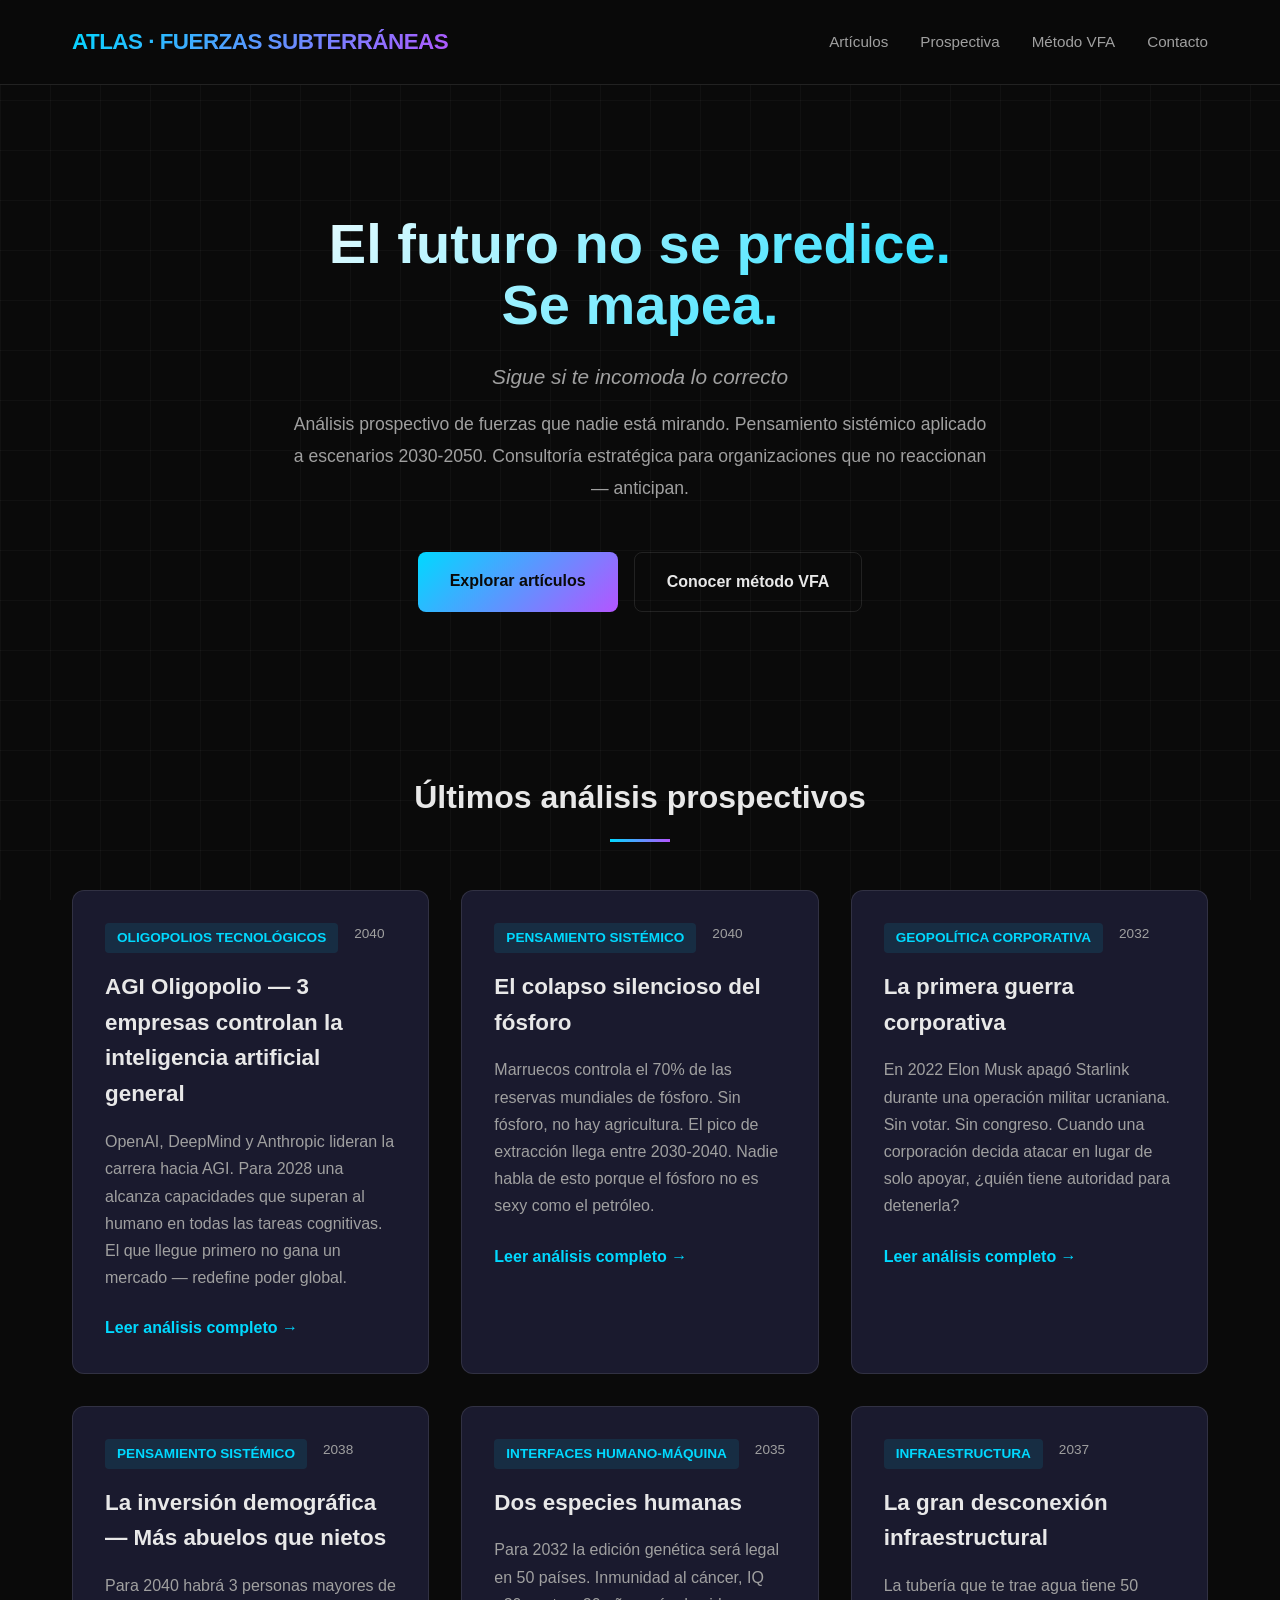
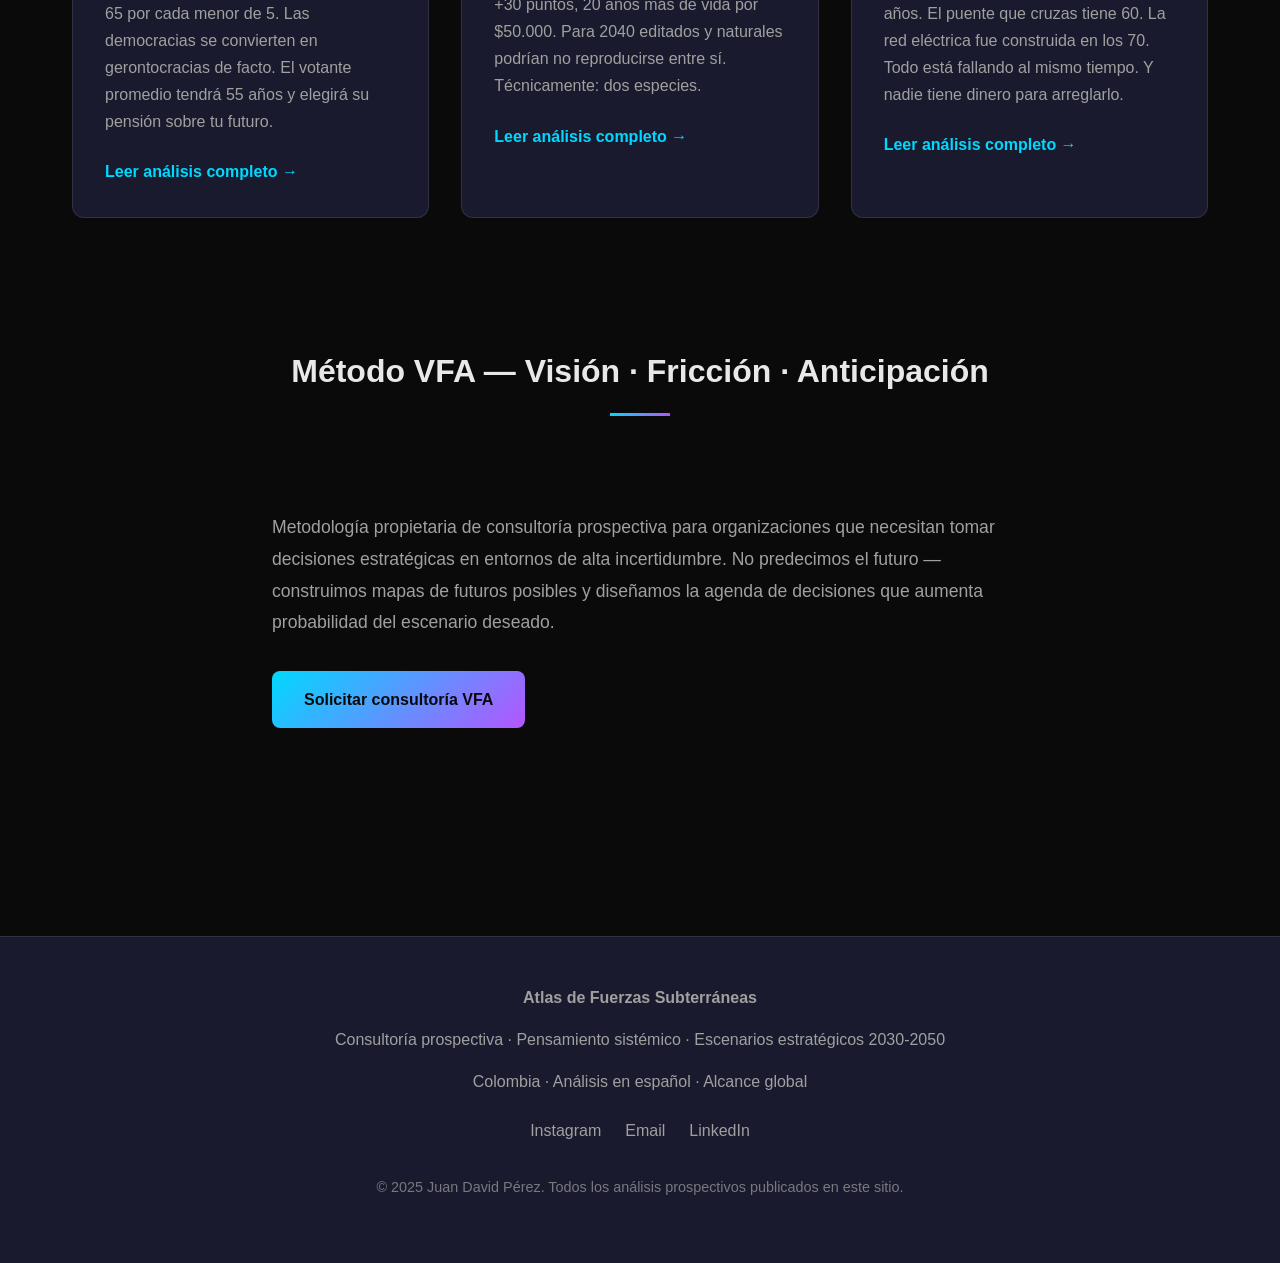
<file: blog_futurista.html>
<!DOCTYPE html>
<html lang="es">
<head>
    <meta charset="UTF-8">
    <meta name="viewport" content="width=device-width, initial-scale=1.0">
    <title>Atlas de Fuerzas Subterráneas — Prospectiva Estratégica</title>
    <meta name="description" content="Análisis prospectivo, pensamiento sistémico y escenarios 2030-2050. El futuro no se predice — se mapea.">
    <style>
        * {
            margin: 0;
            padding: 0;
            box-sizing: border-box;
        }

        :root {
            --bg-primary: #0A0A0A;
            --bg-secondary: #1A1A2E;
            --accent-primary: #00D9FF;
            --accent-secondary: #B455FF;
            --text-primary: #E8E8E8;
            --text-secondary: #A0A0A0;
            --border: rgba(255, 255, 255, 0.1);
        }

        body {
            font-family: 'Inter', -apple-system, BlinkMacSystemFont, 'Segoe UI', sans-serif;
            background: var(--bg-primary);
            color: var(--text-primary);
            line-height: 1.6;
            overflow-x: hidden;
        }

        /* Animated grid background */
        body::before {
            content: '';
            position: fixed;
            top: 0;
            left: 0;
            width: 100%;
            height: 100%;
            background: 
                linear-gradient(90deg, rgba(255,255,255,.03) 1px, transparent 1px),
                linear-gradient(rgba(255,255,255,.03) 1px, transparent 1px);
            background-size: 50px 50px;
            z-index: -1;
            animation: gridScroll 20s linear infinite;
        }

        @keyframes gridScroll {
            0% { transform: translate(0, 0); }
            100% { transform: translate(50px, 50px); }
        }

        /* Header */
        header {
            position: sticky;
            top: 0;
            background: rgba(10, 10, 10, 0.95);
            backdrop-filter: blur(10px);
            border-bottom: 1px solid var(--border);
            padding: 1.5rem 0;
            z-index: 1000;
        }

        nav {
            max-width: 1200px;
            margin: 0 auto;
            padding: 0 2rem;
            display: flex;
            justify-content: space-between;
            align-items: center;
        }

        .logo {
            font-size: 1.4rem;
            font-weight: 700;
            background: linear-gradient(135deg, var(--accent-primary), var(--accent-secondary));
            -webkit-background-clip: text;
            -webkit-text-fill-color: transparent;
            letter-spacing: -0.5px;
        }

        .nav-links {
            display: flex;
            gap: 2rem;
            list-style: none;
        }

        .nav-links a {
            color: var(--text-secondary);
            text-decoration: none;
            font-size: 0.95rem;
            transition: color 0.3s;
            position: relative;
        }

        .nav-links a::after {
            content: '';
            position: absolute;
            bottom: -5px;
            left: 0;
            width: 0;
            height: 2px;
            background: var(--accent-primary);
            transition: width 0.3s;
        }

        .nav-links a:hover {
            color: var(--text-primary);
        }

        .nav-links a:hover::after {
            width: 100%;
        }

        /* Hero section */
        .hero {
            max-width: 900px;
            margin: 0 auto;
            padding: 8rem 2rem 6rem;
            text-align: center;
        }

        .hero h1 {
            font-size: 3.5rem;
            font-weight: 800;
            line-height: 1.1;
            margin-bottom: 1.5rem;
            background: linear-gradient(135deg, #FFFFFF, var(--accent-primary));
            -webkit-background-clip: text;
            -webkit-text-fill-color: transparent;
        }

        .hero .tagline {
            font-size: 1.3rem;
            color: var(--text-secondary);
            margin-bottom: 1rem;
            font-style: italic;
        }

        .hero .description {
            font-size: 1.1rem;
            color: var(--text-secondary);
            max-width: 700px;
            margin: 0 auto 3rem;
            line-height: 1.8;
        }

        .cta-buttons {
            display: flex;
            gap: 1rem;
            justify-content: center;
        }

        .btn {
            padding: 1rem 2rem;
            border-radius: 8px;
            text-decoration: none;
            font-weight: 600;
            font-size: 1rem;
            transition: all 0.3s;
            border: none;
            cursor: pointer;
        }

        .btn-primary {
            background: linear-gradient(135deg, var(--accent-primary), var(--accent-secondary));
            color: var(--bg-primary);
        }

        .btn-primary:hover {
            transform: translateY(-2px);
            box-shadow: 0 10px 30px rgba(0, 217, 255, 0.3);
        }

        .btn-secondary {
            background: transparent;
            color: var(--text-primary);
            border: 1px solid var(--border);
        }

        .btn-secondary:hover {
            border-color: var(--accent-primary);
            color: var(--accent-primary);
        }

        /* Articles grid */
        .articles {
            max-width: 1200px;
            margin: 0 auto;
            padding: 4rem 2rem;
        }

        .section-title {
            font-size: 2rem;
            margin-bottom: 3rem;
            text-align: center;
            position: relative;
        }

        .section-title::after {
            content: '';
            display: block;
            width: 60px;
            height: 3px;
            background: linear-gradient(90deg, var(--accent-primary), var(--accent-secondary));
            margin: 1rem auto 0;
        }

        .articles-grid {
            display: grid;
            grid-template-columns: repeat(auto-fill, minmax(350px, 1fr));
            gap: 2rem;
        }

        .article-card {
            background: var(--bg-secondary);
            border: 1px solid var(--border);
            border-radius: 12px;
            padding: 2rem;
            transition: all 0.3s;
            position: relative;
            overflow: hidden;
        }

        .article-card::before {
            content: '';
            position: absolute;
            top: 0;
            left: 0;
            width: 100%;
            height: 3px;
            background: linear-gradient(90deg, var(--accent-primary), var(--accent-secondary));
            transform: scaleX(0);
            transition: transform 0.3s;
        }

        .article-card:hover {
            transform: translateY(-5px);
            border-color: var(--accent-primary);
        }

        .article-card:hover::before {
            transform: scaleX(1);
        }

        .article-meta {
            display: flex;
            gap: 1rem;
            margin-bottom: 1rem;
            font-size: 0.85rem;
            color: var(--text-secondary);
        }

        .article-category {
            background: rgba(0, 217, 255, 0.1);
            color: var(--accent-primary);
            padding: 0.25rem 0.75rem;
            border-radius: 4px;
            font-weight: 600;
        }

        .article-card h3 {
            font-size: 1.4rem;
            margin-bottom: 1rem;
            color: var(--text-primary);
        }

        .article-card p {
            color: var(--text-secondary);
            margin-bottom: 1.5rem;
            line-height: 1.7;
        }

        .read-more {
            color: var(--accent-primary);
            text-decoration: none;
            font-weight: 600;
            display: inline-flex;
            align-items: center;
            gap: 0.5rem;
        }

        .read-more:hover {
            gap: 0.8rem;
        }

        /* Footer */
        footer {
            background: var(--bg-secondary);
            border-top: 1px solid var(--border);
            padding: 3rem 2rem;
            margin-top: 6rem;
        }

        .footer-content {
            max-width: 1200px;
            margin: 0 auto;
            text-align: center;
        }

        .footer-content p {
            color: var(--text-secondary);
            margin-bottom: 1rem;
        }

        .social-links {
            display: flex;
            gap: 1.5rem;
            justify-content: center;
            margin-top: 1.5rem;
        }

        .social-links a {
            color: var(--text-secondary);
            text-decoration: none;
            transition: color 0.3s;
        }

        .social-links a:hover {
            color: var(--accent-primary);
        }

        /* Responsive */
        @media (max-width: 768px) {
            .hero h1 {
                font-size: 2.5rem;
            }

            .articles-grid {
                grid-template-columns: 1fr;
            }

            .nav-links {
                gap: 1rem;
            }

            .cta-buttons {
                flex-direction: column;
            }
        }
    </style>
</head>
<body>
    <header>
        <nav>
            <div class="logo">ATLAS ·  FUERZAS SUBTERRÁNEAS</div>
            <ul class="nav-links">
                <li><a href="#articulos">Artículos</a></li>
                <li><a href="#prospectiva">Prospectiva</a></li>
                <li><a href="#metodo-vfa">Método VFA</a></li>
                <li><a href="#contacto">Contacto</a></li>
            </ul>
        </nav>
    </header>

    <main>
        <section class="hero">
            <h1>El futuro no se predice.<br>Se mapea.</h1>
            <p class="tagline">Sigue si te incomoda lo correcto</p>
            <p class="description">
                Análisis prospectivo de fuerzas que nadie está mirando. Pensamiento sistémico aplicado 
                a escenarios 2030-2050. Consultoría estratégica para organizaciones que no reaccionan — anticipan.
            </p>
            <div class="cta-buttons">
                <a href="#articulos" class="btn btn-primary">Explorar artículos</a>
                <a href="#metodo-vfa" class="btn btn-secondary">Conocer método VFA</a>
            </div>
        </section>

        <section class="articles" id="articulos">
            <h2 class="section-title">Últimos análisis prospectivos</h2>
            <div class="articles-grid">
                
                <!-- Article 1 -->
                <article class="article-card">
                    <div class="article-meta">
                        <span class="article-category">OLIGOPOLIOS TECNOLÓGICOS</span>
                        <span>2040</span>
                    </div>
                    <h3>AGI Oligopolio — 3 empresas controlan la inteligencia artificial general</h3>
                    <p>OpenAI, DeepMind y Anthropic lideran la carrera hacia AGI. Para 2028 una alcanza capacidades que superan al humano en todas las tareas cognitivas. El que llegue primero no gana un mercado — redefine poder global.</p>
                    <a href="articulo-agi.html" class="read-more">Leer análisis completo →</a>
                </article>

                <!-- Article 2 -->
                <article class="article-card">
                    <div class="article-meta">
                        <span class="article-category">PENSAMIENTO SISTÉMICO</span>
                        <span>2040</span>
                    </div>
                    <h3>El colapso silencioso del fósforo</h3>
                    <p>Marruecos controla el 70% de las reservas mundiales de fósforo. Sin fósforo, no hay agricultura. El pico de extracción llega entre 2030-2040. Nadie habla de esto porque el fósforo no es sexy como el petróleo.</p>
                    <a href="articulo-fosforo.html" class="read-more">Leer análisis completo →</a>
                </article>

                <!-- Article 3 -->
                <article class="article-card">
                    <div class="article-meta">
                        <span class="article-category">GEOPOLÍTICA CORPORATIVA</span>
                        <span>2032</span>
                    </div>
                    <h3>La primera guerra corporativa</h3>
                    <p>En 2022 Elon Musk apagó Starlink durante una operación militar ucraniana. Sin votar. Sin congreso. Cuando una corporación decida atacar en lugar de solo apoyar, ¿quién tiene autoridad para detenerla?</p>
                    <a href="articulo-guerra-corporativa.html" class="read-more">Leer análisis completo →</a>
                </article>

                <!-- Article 4 -->
                <article class="article-card">
                    <div class="article-meta">
                        <span class="article-category">PENSAMIENTO SISTÉMICO</span>
                        <span>2038</span>
                    </div>
                    <h3>La inversión demográfica — Más abuelos que nietos</h3>
                    <p>Para 2040 habrá 3 personas mayores de 65 por cada menor de 5. Las democracias se convierten en gerontocracias de facto. El votante promedio tendrá 55 años y elegirá su pensión sobre tu futuro.</p>
                    <a href="articulo-demografia.html" class="read-more">Leer análisis completo →</a>
                </article>

                <!-- Article 5 -->
                <article class="article-card">
                    <div class="article-meta">
                        <span class="article-category">INTERFACES HUMANO-MÁQUINA</span>
                        <span>2035</span>
                    </div>
                    <h3>Dos especies humanas</h3>
                    <p>Para 2032 la edición genética será legal en 50 países. Inmunidad al cáncer, IQ +30 puntos, 20 años más de vida por $50.000. Para 2040 editados y naturales podrían no reproducirse entre sí. Técnicamente: dos especies.</p>
                    <a href="articulo-dos-especies.html" class="read-more">Leer análisis completo →</a>
                </article>

                <!-- Article 6 -->
                <article class="article-card">
                    <div class="article-meta">
                        <span class="article-category">INFRAESTRUCTURA</span>
                        <span>2037</span>
                    </div>
                    <h3>La gran desconexión infraestructural</h3>
                    <p>La tubería que te trae agua tiene 50 años. El puente que cruzas tiene 60. La red eléctrica fue construida en los 70. Todo está fallando al mismo tiempo. Y nadie tiene dinero para arreglarlo.</p>
                    <a href="articulo-infraestructura.html" class="read-more">Leer análisis completo →</a>
                </article>

            </div>
        </section>

        <section class="articles" id="metodo-vfa">
            <h2 class="section-title">Método VFA — Visión · Fricción · Anticipación</h2>
            <div style="max-width: 800px; margin: 0 auto; padding: 3rem 2rem;">
                <p style="color: var(--text-secondary); margin-bottom: 2rem; line-height: 1.8; font-size: 1.1rem;">
                    Metodología propietaria de consultoría prospectiva para organizaciones que necesitan tomar 
                    decisiones estratégicas en entornos de alta incertidumbre. No predecimos el futuro — 
                    construimos mapas de futuros posibles y diseñamos la agenda de decisiones que aumenta 
                    probabilidad del escenario deseado.
                </p>
                <a href="#contacto" class="btn btn-primary" style="display: inline-block;">Solicitar consultoría VFA</a>
            </div>
        </section>
    </main>

    <footer id="contacto">
        <div class="footer-content">
            <p><strong>Atlas de Fuerzas Subterráneas</strong></p>
            <p>Consultoría prospectiva · Pensamiento sistémico · Escenarios estratégicos 2030-2050</p>
            <p>Colombia · Análisis en español · Alcance global</p>
            <div class="social-links">
                <a href="https://instagram.com/wildcards.atlas" target="_blank">Instagram</a>
                <a href="mailto:contacto@tudominio.com">Email</a>
                <a href="#" target="_blank">LinkedIn</a>
            </div>
            <p style="margin-top: 2rem; font-size: 0.9rem; opacity: 0.7;">
                © 2025 Juan David Pérez. Todos los análisis prospectivos publicados en este sitio.
            </p>
        </div>
    </footer>

    <script>
        // Smooth scroll
        document.querySelectorAll('a[href^="#"]').forEach(anchor => {
            anchor.addEventListener('click', function (e) {
                e.preventDefault();
                const target = document.querySelector(this.getAttribute('href'));
                if (target) {
                    target.scrollIntoView({ behavior: 'smooth', block: 'start' });
                }
            });
        });
    </script>
</body>
</html>
</file>
